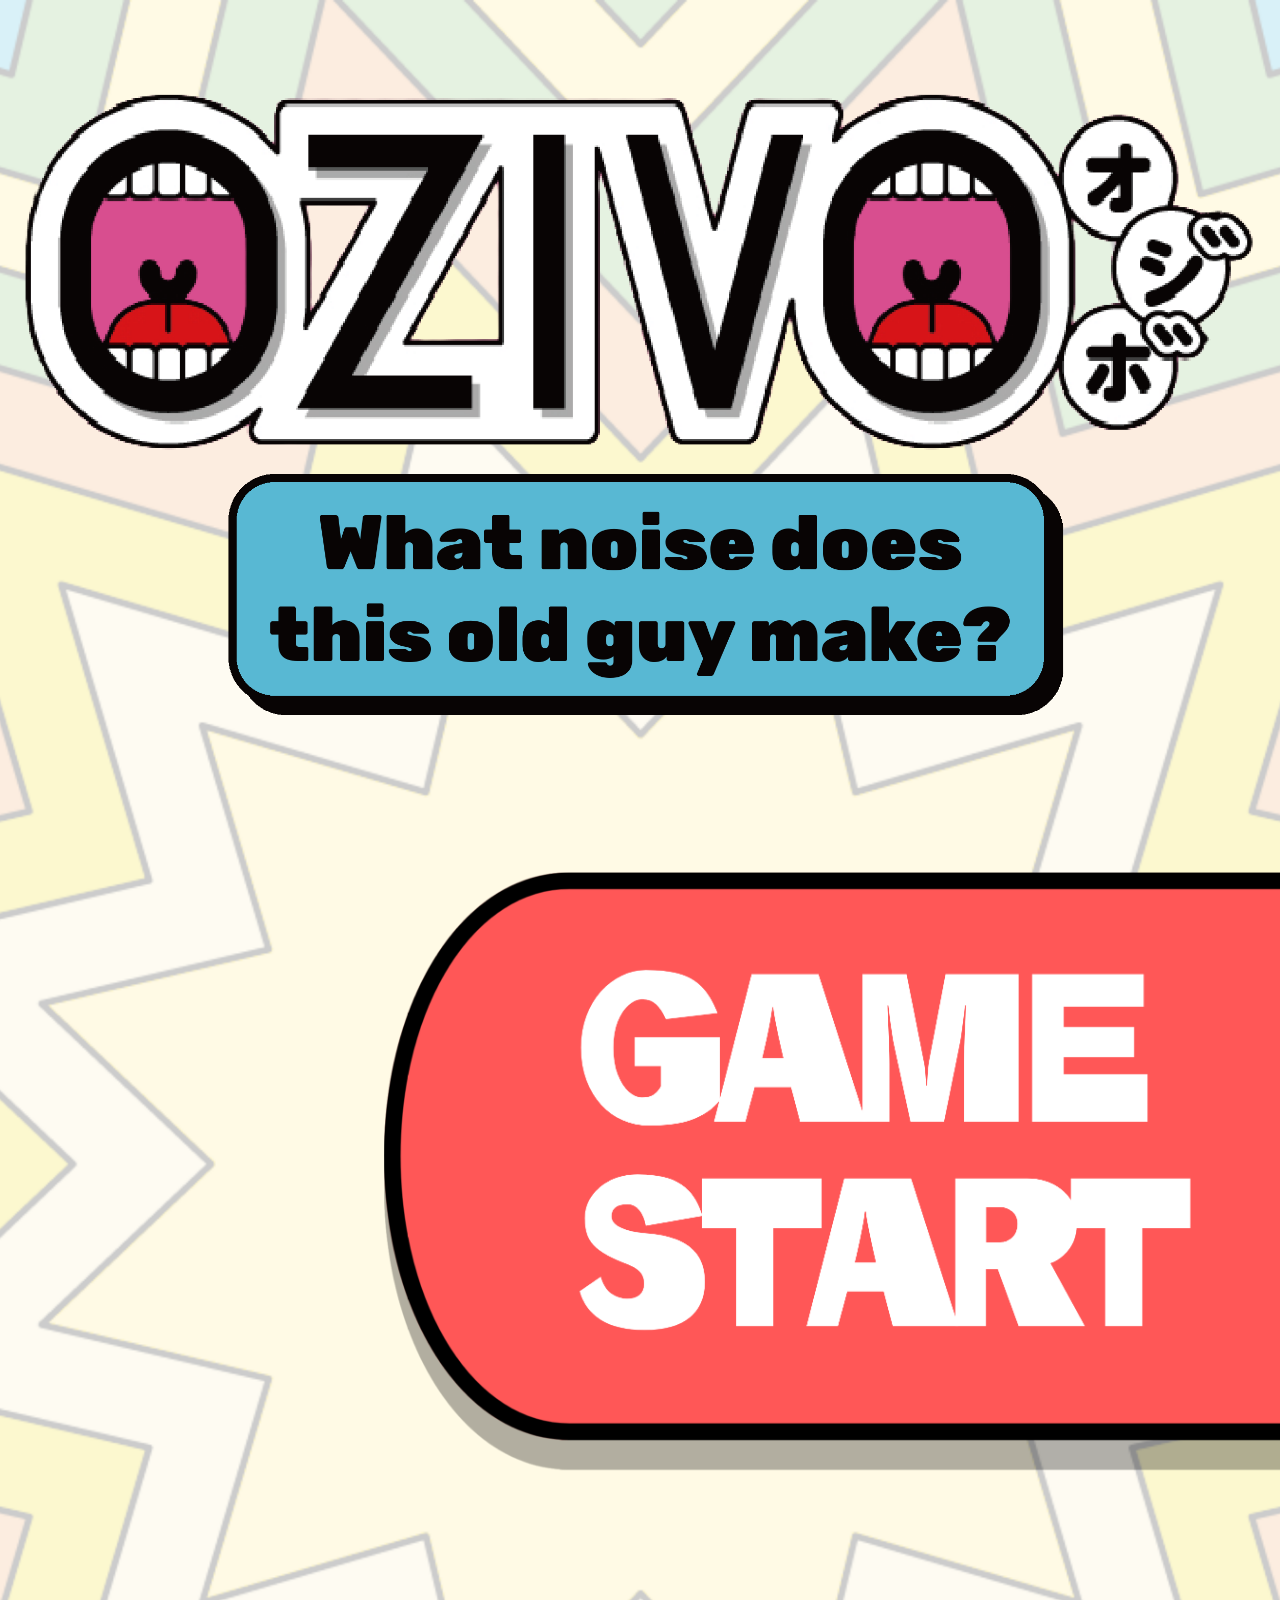
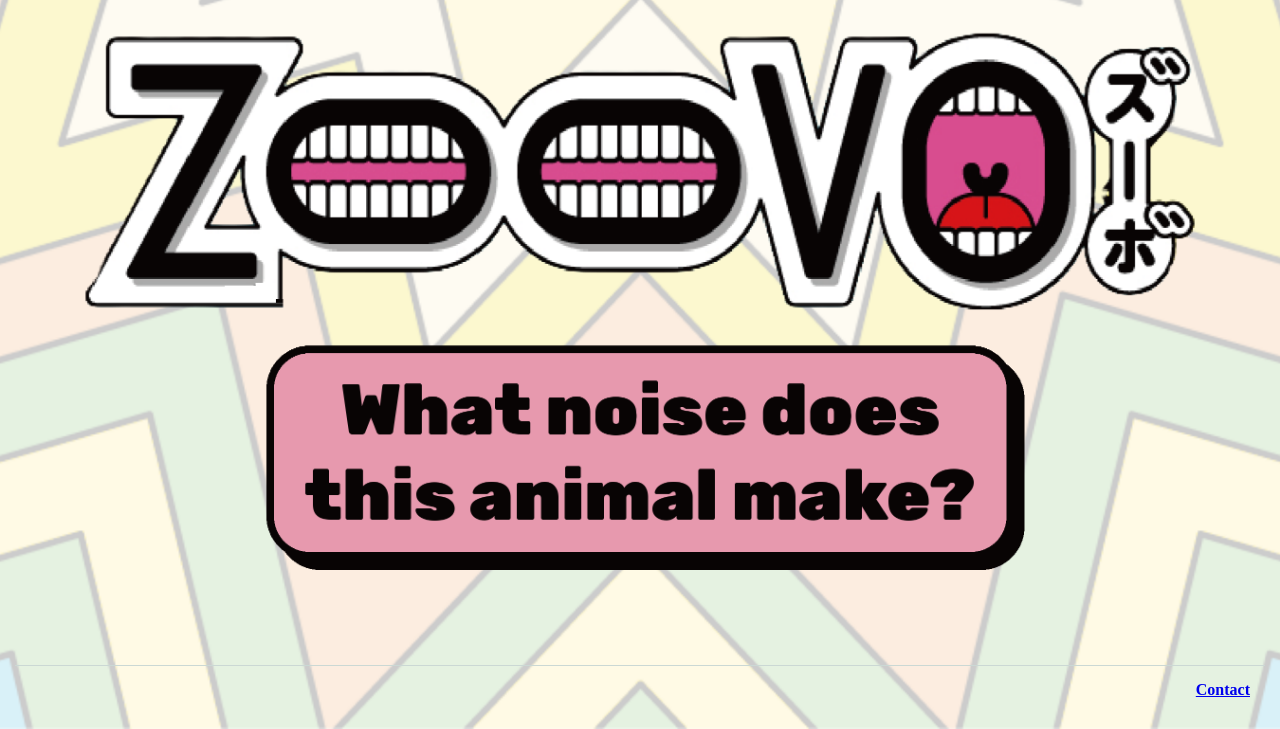
<file: index.html>
<!DOCTYPE html>
<html lang="en">
<head>
    <meta charset="UTF-8">
    <meta name="viewport" content="width=device-width, initial-scale=1.0">
    <title>OZIVO &amp; ZOOVO</title>
    <link rel="stylesheet" href="style.css">
</head>
<body>
    <div id="transitionPage" class="page">
        <img id="titleStrings" class="strings-center img-nonselect" src="title1.png" alt="OZIVO &amp; ZOOVO">

        <button id="gameStartBtn" class="btn-base"  onclick="startGame()">
            <img src="gameStartBtn.png" class="btn-img" alt="Game start button">
        </button>

        <img id="titleStrings" class="strings-center img-nonselect" src="title2.png" alt="OZIVO &amp; ZOOVO">
    </div>

    <script>
        function startGame()
        {
            window.location.href = "play.html";
        }
    </script>
</body>
<footer>
    <a href="contact.html" class="contact-link" target="_blank">Contact</a>
</footer>
</html>
</file>
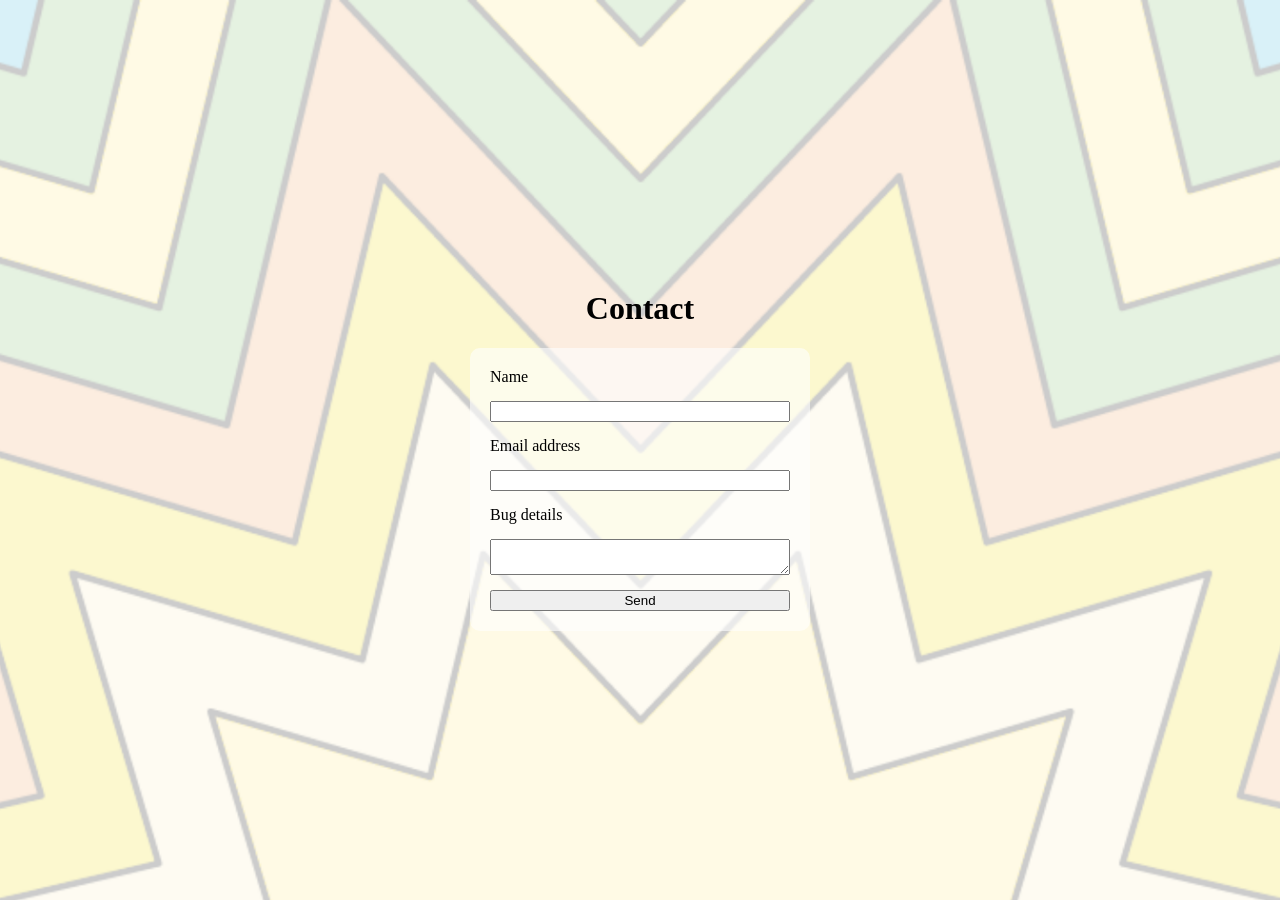
<file: contact.html>
<!DOCTYPE html>
<html lang="en">
<head>
    <meta charset="UTF-8">
    <meta name="viewport" content="width=device-width, initial-scale=1.0">
    <title>Contact</title>
    <link rel="stylesheet" href="style.css">
</head>
<body>
    <div class="container">
        <h1>Contact</h1>

        <form action="https://formspree.io/f/xljeyglv" method="post">
            <label>Name</label>
            <input type="text" name="name" required>

            <label>Email address</label>
            <input type="email" name="email" required>

            <label>Bug details</label>
            <textarea name="message" required></textarea>

            <button type="submit">Send</button>
        </form>
    </div>
</body>
</html>
</file>
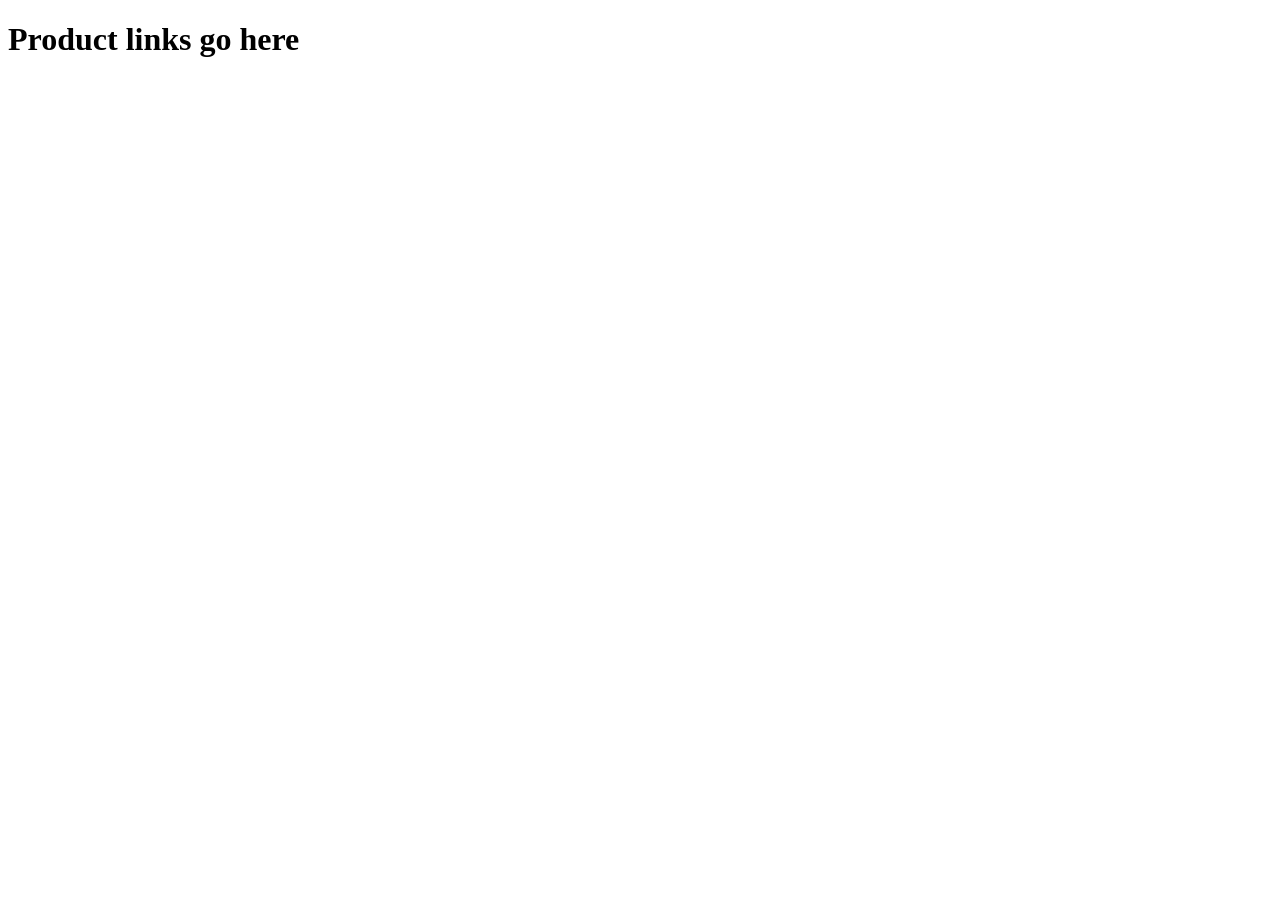
<file: shop.html>
<!DOCTYPE html>
<html lang="en">
<head>
    <meta charset="UTF-8">
    <meta name="viewport" content="width=device-width, initial-scale=1.0">
    <title>Product info</title>
</head>
<body>
    <h1>Product links go here</h1>
</body>
</html>
</file>
<file: style.css>
/* ===========================
Base layout
=========================== */
body{
    margin: 0;
    padding: 0;
    background-image: url("background.png");
    background-size: cover;
    background-position: top;
    background-repeat: no-repeat;
}

footer{
    text-align: right;
    margin: 20px 15px 30px;
    background-color: transparent;
    border-top: 1px solid #CBD8D4;
    padding-top: 15px;
    padding-right: 15px;
}

.page {
    width: 100vw;
    min-height: 100vh;
    position: relative;
}

.center-absolute {
    position: absolute;
    top: 50%;
    left: 50%;
    transform: translate(-50%, -50%);
}

.header-area {
    width: 100%;
    height: 20vh;
    text-align: center;
    font-size: 48px;      /* matches the Recording Time heading */
    font-weight: bold;
}

.below-ui {
    padding-top: 40vh; 
}

.container {
    display: flex;
    flex-direction: column;     /* vertical stack */
    justify-content: center;    /* centre vertically */
    align-items: center;        /* centre horizontally */
    height: 100vh;              /* full screen height */
}

form {
    display: flex;
    flex-direction: column;
    gap: 15px;                  /* spacing between fields */
    background: rgba(255, 255, 255, 0.6);
    padding: 20px;
    border-radius: 10px;
    width: 300px;               /* fixed form width */
}

.contact-link {
    font-weight: bold;
}

/* ===========================
Shared image styles
=========================== */
.img-nonselect {
    pointer-events: none;
    -webkit-touch-callout: none;
    -webkit-user-select: none;
    user-select: none;
    -moz-user-select: none;
    display: block;
}

/* centred images (displayImg, answerDisplayImg) */
.img-center {
    width: 80%;
    margin: auto;
}

/* header image */
#heading {
    width: 80%;
}

#displayImg{
    width: 100%;
    margin: auto;
}

/* ===========================
Buttons
=========================== */
.btn-img {
    width: 100%;
    height: auto;
    display: block;
    pointer-events: none;
}

.btn-base {
    background: transparent;
    border: none;
    padding: 0;
    display: block;
    -webkit-tap-highlight-color: transparent;
}

#gameStartBtn {
    width: 70%;
    margin-left: auto;
    display: block;
}

#recBtn {
    width: 30%;
    margin: auto;
}

#playBtn {
    width: 60%;
    margin: auto;
}

#playingAudio {
    padding: 50px 0;
}

button:disabled {
    filter: saturate(0.1);
    cursor: not-allowed;
}

/* ===========================
Text images (strings)
=========================== */
.strings-center {
    width: 100%;
    margin: 0;
    pointer-events: none;
    -webkit-touch-callout: none;
    -webkit-user-select: none;
    user-select: none;
    -moz-user-select: none;
    display: block;
}

/* ===========================
Page-specific positioning
=========================== */
#titleStrings {
    margin-top: 60px;
    margin-bottom: 60px;
}

#transitionStrings {
    position: absolute;
    top: 41%;
    left: 50%;
    transform: translate(-50%, -50%);
}

#gameStartStrings {
    position: absolute;
    top: 43%;
    left: 50%;
    transform: translate(-50%, -50%);
}

#finishStrings {
    position: absolute;
    top: 43%;
    left: 50%;
    transform: translate(-50%, -50%);
}

#promotionStrings {
    margin-top: 40px;
}

#logoImg {
    margin-top: 30px;
    width: 30%;
}

/* ===========================
Two-column layout
=========================== */
.twoBtn {
    position: absolute;
    bottom: 5vh;
    width: 100%;
    display: flex;
}

.twoBtnItem {
    width: 50%;
    background: transparent;
    border: none;
    padding: 0;
    display: flex;
    justify-content: center;
    align-items: center;
}

.twoBtnItem img {
    width: 100%;
    height: auto;
    pointer-events: none;
}

.two-images-link {
    display: flex;
    justify-content: center; 
    gap: 10px;               
    width: 100%;
    margin-top: 100px;
    margin-bottom: 50px;
}

.img-link img {
    width: 80%;             
    height: auto;
    margin: auto;
    display: block;
    cursor: pointer;       
}

.img-caption {
    margin-top: 5px;
    font-size: 20px;
    font-weight: bold;
    text-align: center;
}

/* ===========================
Next button
=========================== */
#answerNextBtn {
    width: 30%;
    text-align: right;
    margin-left: auto;
    background: transparent !important;
    -webkit-touch-callout: none;
    -webkit-user-select: none;
    user-select: none;
    -moz-user-select: none;
    outline: none;
    display: block;
}
</file>
